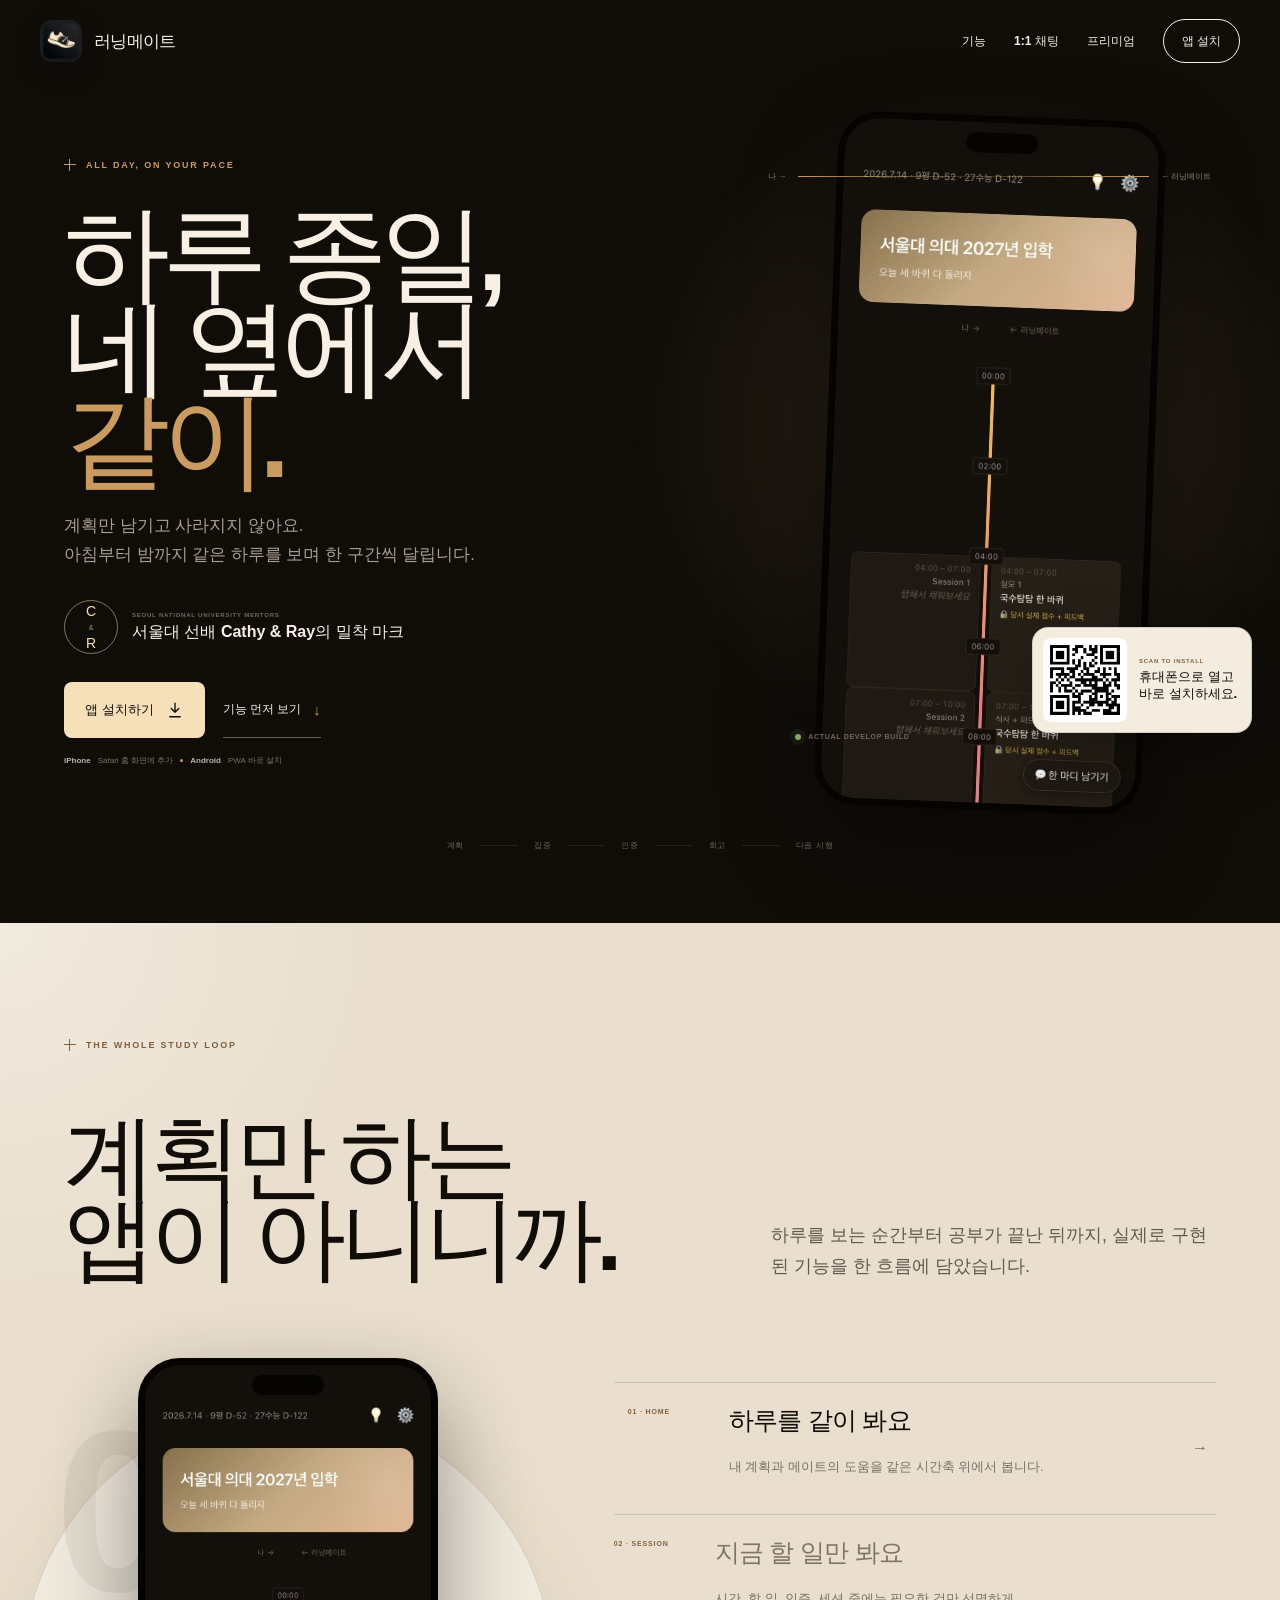
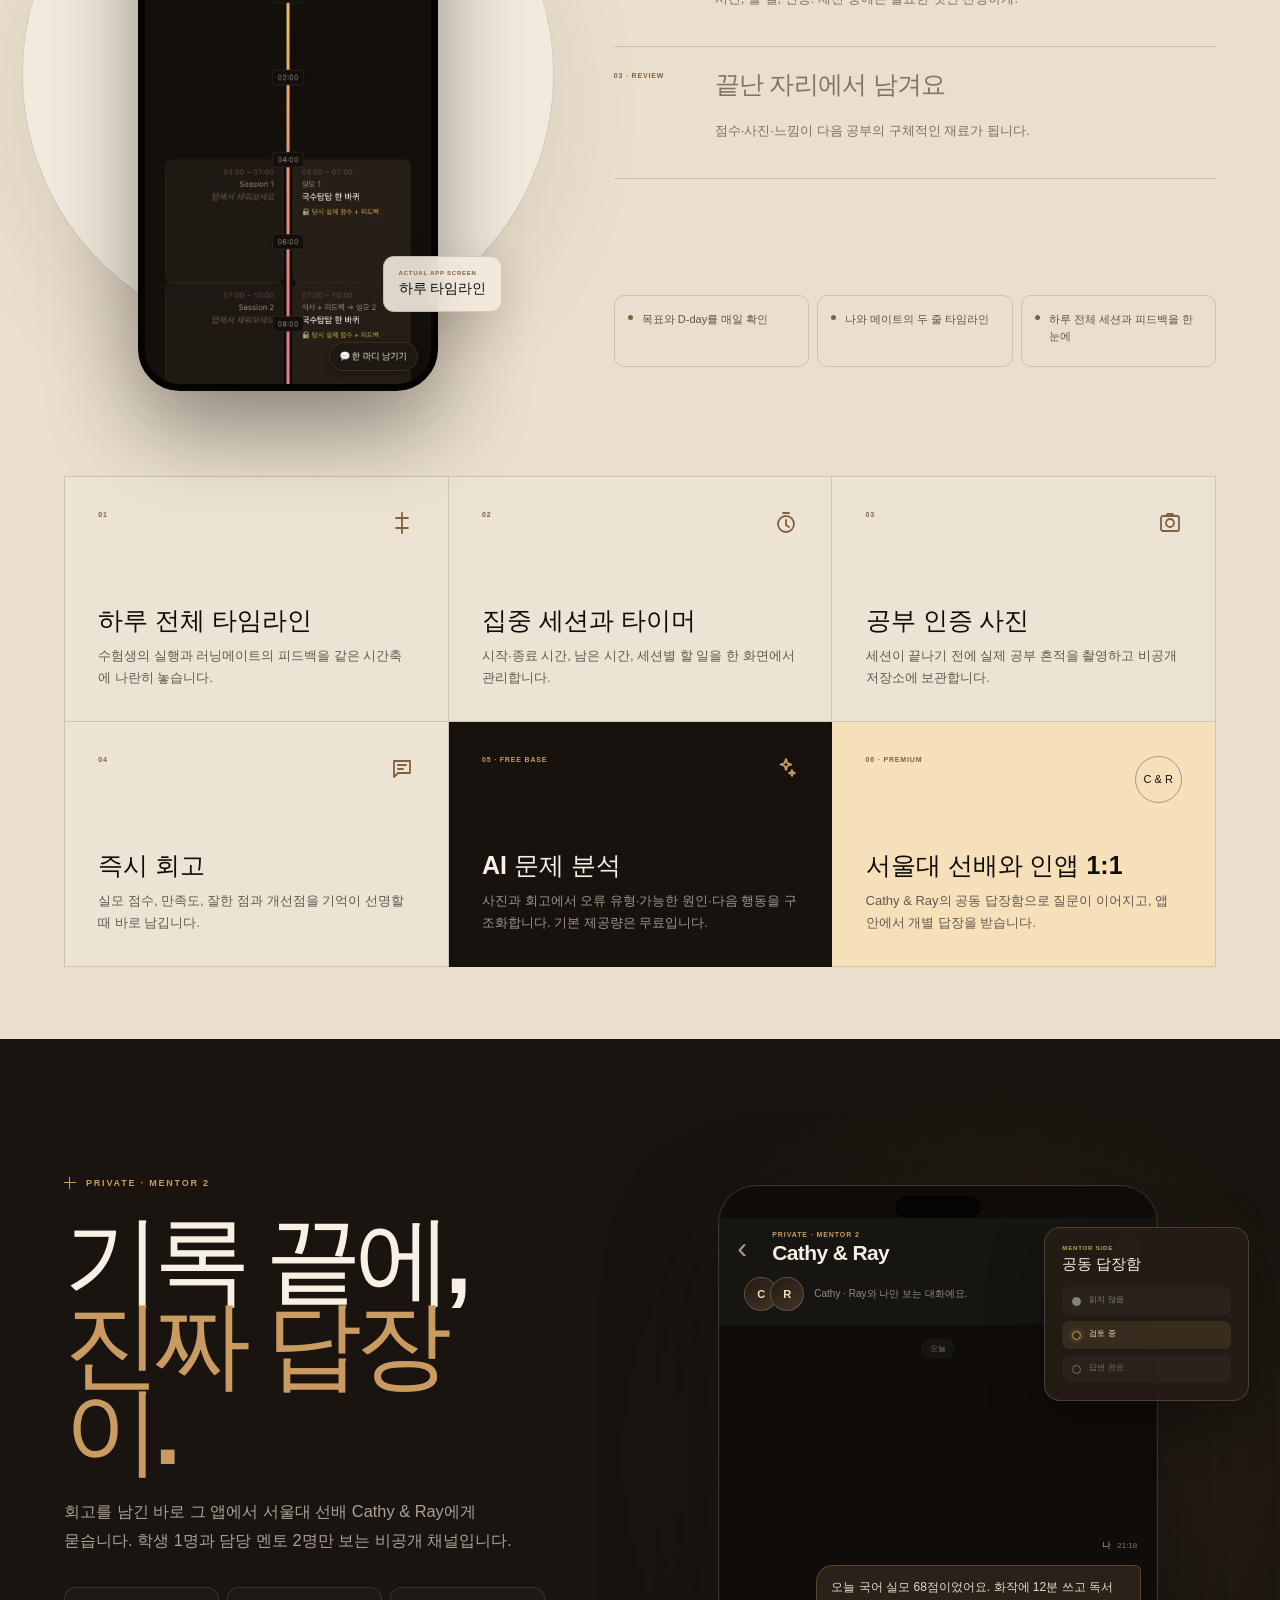
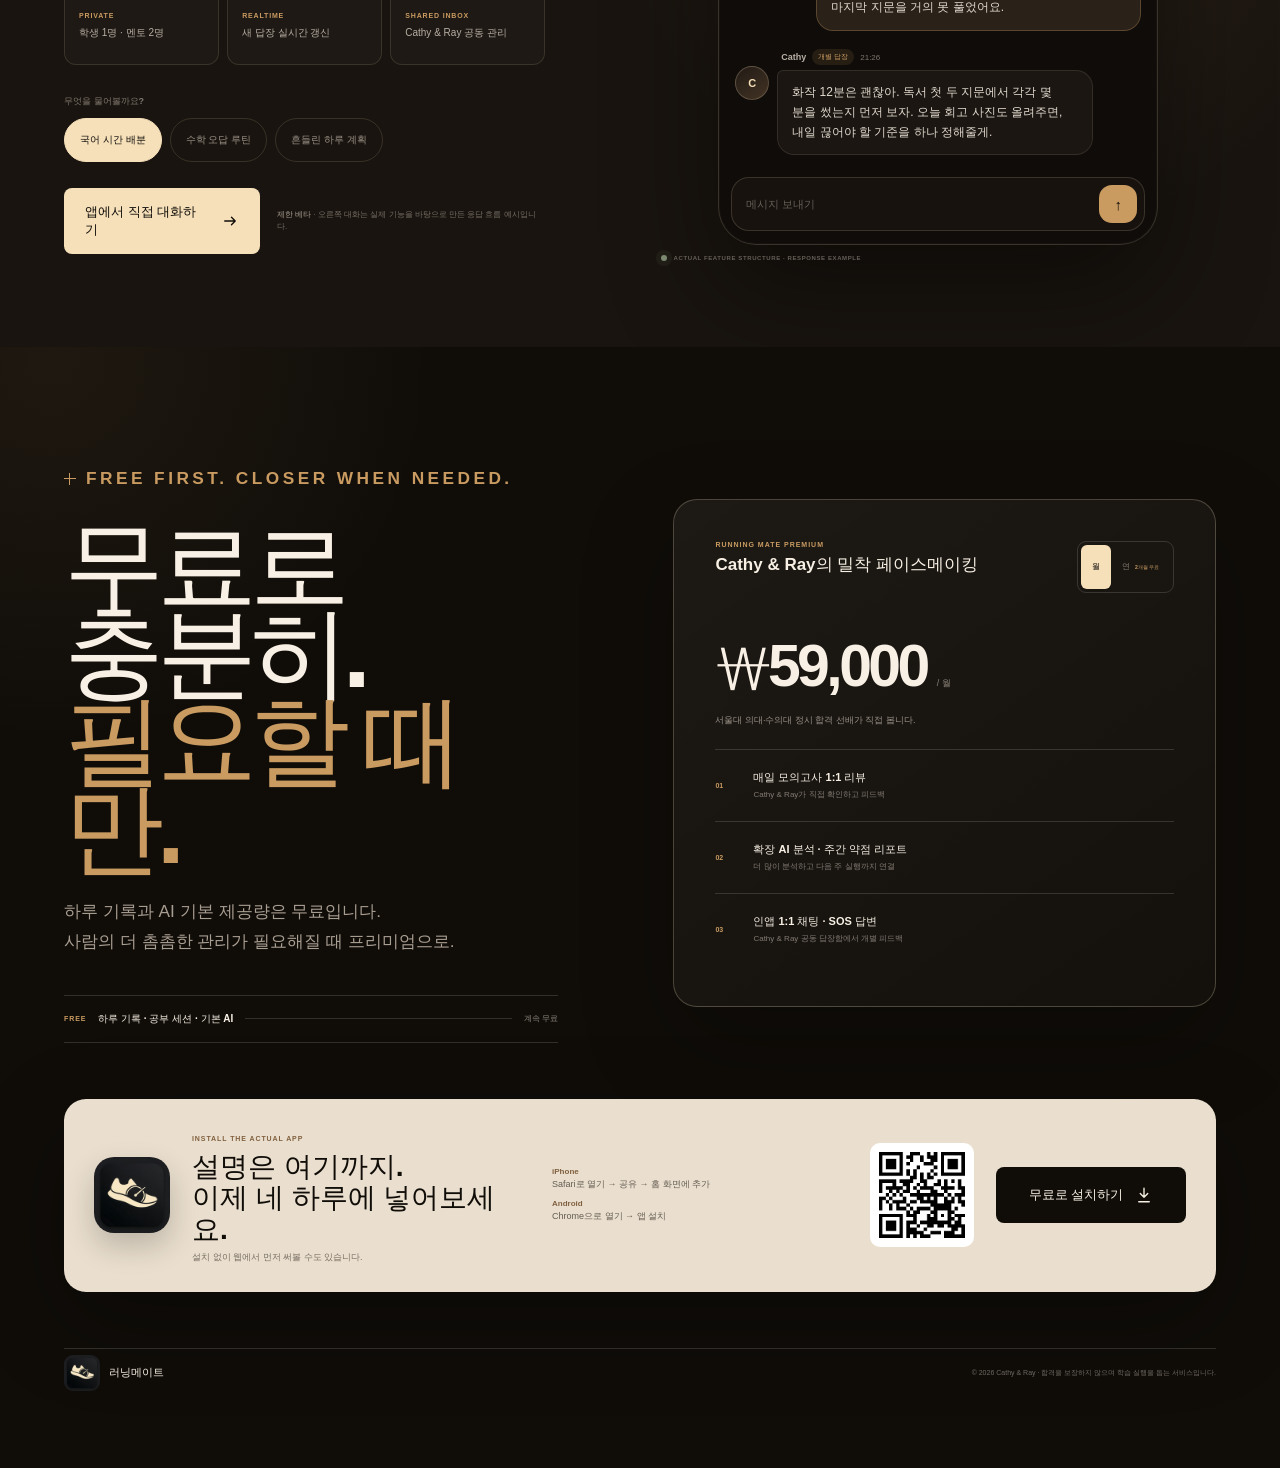
<file: index.html>
<!doctype html>
<html lang="ko">
  <head>
    <meta charset="UTF-8" />
    <meta name="viewport" content="width=device-width, initial-scale=1" />
    <meta name="theme-color" content="#100d09" />
    <meta name="description" content="아침 계획부터 밤 회고까지, 서울대 선배 Cathy & Ray와 하루 종일 함께 달리는 수험생 학습 페이스메이커." />
    <meta property="og:title" content="러닝메이트 — 하루 종일, 네 옆에서 같이" />
    <meta property="og:description" content="실제 앱을 둘러보고 바로 설치하세요. 하루 계획, 집중 세션, 인증, 회고, AI 분석, 선배 멘토링을 한 흐름으로." />
    <meta property="og:image" content="./assets/icon-192.png" />
    <title>러닝메이트 — 하루 종일, 네 옆에서 같이</title>
    <link rel="icon" href="./assets/icon-192.png" />
    <link rel="apple-touch-icon" href="./assets/icon-192.png" />
    <link rel="stylesheet" href="./styles.css?v=4" />
    <script src="./app.js?v=4" defer></script>
  </head>
  <body>
    <a class="skip-link" href="#main">본문으로 이동</a>

    <header class="header is-dark" data-header>
      <a class="brand" href="#home" aria-label="러닝메이트 처음으로">
        <img src="./assets/icon-192.png" width="44" height="44" alt="" />
        <span>러닝메이트</span>
      </a>
      <nav aria-label="주요 메뉴">
        <a href="#features">기능</a>
        <a href="#chat">1:1 채팅</a>
        <a href="#premium">프리미엄</a>
        <a class="nav-cta" href="https://grind-theta.vercel.app/" target="_blank" rel="noreferrer">앱 설치</a>
      </nav>
      <button class="menu-button" type="button" aria-label="메뉴 열기" aria-expanded="false" data-menu-button><i></i><i></i></button>
    </header>

    <main id="main">
      <section class="scene hero" id="home" data-theme="dark">
        <div class="hero-copy reveal">
          <p class="eyebrow bronze"><span></span> ALL DAY, ON YOUR PACE</p>
          <h1>하루 종일,<br />네 옆에서<br /><em>같이.</em></h1>
          <p class="hero-lead">계획만 남기고 사라지지 않아요.<br />아침부터 밤까지 같은 하루를 보며 한 구간씩 달립니다.</p>
          <div class="hero-mentor">
            <span class="mentor-mark">C <i>&amp;</i> R</span>
            <p><small>SEOUL NATIONAL UNIVERSITY MENTORS</small><b>서울대 선배 Cathy &amp; Ray의 밀착 마크</b></p>
          </div>
          <div class="actions">
            <a class="button button-install" href="https://grind-theta.vercel.app/" target="_blank" rel="noreferrer">앱 설치하기 <svg viewBox="0 0 24 24" aria-hidden="true"><path d="M12 3v12m-5-5 5 5 5-5M5 21h14" /></svg></a>
            <a class="text-link" href="#features">기능 먼저 보기 <span>↓</span></a>
          </div>
          <p class="install-support"><span>iPhone</span> Safari 홈 화면에 추가 <i></i> <span>Android</span> PWA 바로 설치</p>
        </div>

        <div class="hero-product reveal">
          <div class="product-kicker"><span>나 →</span><i></i><span>← 러닝메이트</span></div>
          <figure class="phone hero-phone">
            <img src="./assets/actual-home.jpg" width="390" height="844" alt="하루 전체를 나와 러닝메이트의 두 줄 타임라인으로 보여주는 실제 러닝메이트 홈 화면" />
          </figure>
          <aside class="qr-card">
            <img src="./assets/install-qr.png" width="104" height="104" alt="러닝메이트 앱 설치 주소 QR 코드" />
            <p><small>SCAN TO INSTALL</small><b>휴대폰으로 열고<br />바로 설치하세요.</b></p>
          </aside>
          <p class="build-note"><span></span> ACTUAL DEVELOP BUILD</p>
        </div>

        <p class="hero-foot">계획 <i></i> 집중 <i></i> 인증 <i></i> 회고 <i></i> 다음 시행</p>
      </section>

      <section class="scene features" id="features" data-theme="light">
        <div class="feature-heading reveal">
          <p class="eyebrow ink"><span></span> THE WHOLE STUDY LOOP</p>
          <h2>계획만 하는<br />앱이 아니니까.</h2>
          <p>하루를 보는 순간부터 공부가 끝난 뒤까지, 실제로 구현된 기능을 한 흐름에 담았습니다.</p>
        </div>

        <div class="tour reveal">
          <div class="tour-visual" aria-live="polite">
            <span class="screen-index" data-screen-index>01</span>
            <figure class="phone tour-phone">
              <img data-screen-image src="./assets/actual-home.jpg" width="390" height="844" alt="러닝메이트 실제 홈 타임라인 화면" />
            </figure>
            <p class="screen-state"><span>ACTUAL APP SCREEN</span><b data-screen-state>하루 타임라인</b></p>
          </div>

          <div class="screen-selector" role="tablist" aria-label="실제 앱 화면 선택">
            <button class="screen-tab active" type="button" role="tab" aria-selected="true" data-index="01" data-image="./assets/actual-home.jpg" data-state="하루 타임라인" data-alt="러닝메이트 실제 홈 타임라인 화면" data-points="목표와 D-day를 매일 확인|나와 메이트의 두 줄 타임라인|하루 전체 세션과 피드백을 한눈에">
              <span>01 · HOME</span><b>하루를 같이 봐요</b><p>내 계획과 메이트의 도움을 같은 시간축 위에서 봅니다.</p>
            </button>
            <button class="screen-tab" type="button" role="tab" aria-selected="false" data-index="02" data-image="./assets/actual-session.jpg" data-state="집중 세션" data-alt="할 일과 인증 사진, 한 줄 회고가 있는 실제 공부 세션 화면" data-points="시작·종료 시간과 남은 시간|세션 안의 구체적인 할 일|인증 사진과 한 줄 회고">
              <span>02 · SESSION</span><b>지금 할 일만 봐요</b><p>시간, 할 일, 인증. 세션 중에는 필요한 것만 선명하게.</p>
            </button>
            <button class="screen-tab" type="button" role="tab" aria-selected="false" data-index="03" data-image="./assets/actual-review.jpg" data-state="종료 회고" data-alt="실모 점수와 개선점, 피드백 사진을 남기는 실제 회고 화면" data-points="과목별 실모 점수 기록|만족도·잘한 점·개선점|문제 사진을 다음 분석으로 연결">
              <span>03 · REVIEW</span><b>끝난 자리에서 남겨요</b><p>점수·사진·느낌이 다음 공부의 구체적인 재료가 됩니다.</p>
            </button>
          </div>

          <ul class="screen-points" data-screen-points aria-label="선택한 화면의 주요 기능">
            <li>목표와 D-day를 매일 확인</li><li>나와 메이트의 두 줄 타임라인</li><li>하루 전체 세션과 피드백을 한눈에</li>
          </ul>
        </div>

        <div class="feature-grid reveal">
          <article><span>01</span><svg viewBox="0 0 24 24" aria-hidden="true"><path d="M12 2v20M6 7h12M6 17h12" /></svg><h3>하루 전체 타임라인</h3><p>수험생의 실행과 러닝메이트의 피드백을 같은 시간축에 나란히 놓습니다.</p></article>
          <article><span>02</span><svg viewBox="0 0 24 24" aria-hidden="true"><circle cx="12" cy="13" r="8"/><path d="M12 9v5l3 2M9 2h6" /></svg><h3>집중 세션과 타이머</h3><p>시작·종료 시간, 남은 시간, 세션별 할 일을 한 화면에서 관리합니다.</p></article>
          <article><span>03</span><svg viewBox="0 0 24 24" aria-hidden="true"><rect x="3" y="5" width="18" height="15" rx="2"/><path d="m8 5 1.5-2h5L16 5M8 12a4 4 0 1 0 8 0 4 4 0 0 0-8 0" /></svg><h3>공부 인증 사진</h3><p>세션이 끝나기 전에 실제 공부 흔적을 촬영하고 비공개 저장소에 보관합니다.</p></article>
          <article><span>04</span><svg viewBox="0 0 24 24" aria-hidden="true"><path d="M4 5h16v12H8l-4 4V5Z"/><path d="M8 9h8M8 13h5" /></svg><h3>즉시 회고</h3><p>실모 점수, 만족도, 잘한 점과 개선점을 기억이 선명할 때 바로 남깁니다.</p></article>
          <article class="ai-feature"><span>05 · FREE BASE</span><svg viewBox="0 0 24 24" aria-hidden="true"><path d="m12 3 1.4 4.1L17.5 8.5l-4.1 1.4L12 14l-1.4-4.1-4.1-1.4 4.1-1.4L12 3Z"/><path d="m18 14 .8 2.2L21 17l-2.2.8L18 20l-.8-2.2L15 17l2.2-.8L18 14Z" /></svg><h3>AI 문제 분석</h3><p>사진과 회고에서 오류 유형·가능한 원인·다음 행동을 구조화합니다. 기본 제공량은 무료입니다.</p></article>
          <article class="mentor-feature"><span>06 · PREMIUM</span><div class="mini-mark">C &amp; R</div><h3>서울대 선배와 인앱 1:1</h3><p>Cathy &amp; Ray의 공동 답장함으로 질문이 이어지고, 앱 안에서 개별 답장을 받습니다.</p></article>
        </div>
      </section>

      <section class="scene mentor-chat-story" id="chat" data-theme="dark">
        <div class="chat-story-copy reveal">
          <p class="eyebrow bronze"><span></span> PRIVATE · MENTOR 2</p>
          <h2>기록 끝에,<br /><em>진짜 답장이.</em></h2>
          <p class="chat-story-lead">회고를 남긴 바로 그 앱에서 서울대 선배 Cathy &amp; Ray에게 묻습니다. 학생 1명과 담당 멘토 2명만 보는 비공개 채널입니다.</p>

          <ul class="chat-facts" aria-label="1대1 멘토 채팅 기능">
            <li><b>PRIVATE</b><span>학생 1명 · 멘토 2명</span></li>
            <li><b>REALTIME</b><span>새 답장 실시간 갱신</span></li>
            <li><b>SHARED INBOX</b><span>Cathy &amp; Ray 공동 관리</span></li>
          </ul>

          <div class="chat-topic-picker">
            <p id="chat-topic-label">무엇을 물어볼까요?</p>
            <div role="group" aria-labelledby="chat-topic-label">
              <button class="active" type="button" data-chat-topic="korean" aria-pressed="true">국어 시간 배분</button>
              <button type="button" data-chat-topic="math" aria-pressed="false">수학 오답 루틴</button>
              <button type="button" data-chat-topic="plan" aria-pressed="false">흔들린 하루 계획</button>
            </div>
          </div>

          <div class="chat-story-action">
            <a class="button button-install" href="https://grind-theta.vercel.app/" target="_blank" rel="noreferrer">앱에서 직접 대화하기 <svg viewBox="0 0 24 24" aria-hidden="true"><path d="M5 12h14m-5-5 5 5-5 5" /></svg></a>
            <p><b>제한 베타</b> · 오른쪽 대화는 실제 기능을 바탕으로 만든 응답 흐름 예시입니다.</p>
          </div>
        </div>

        <div class="chat-product reveal">
          <aside class="mentor-workflow" aria-label="멘토 공동 답장함 처리 흐름">
            <p><span>MENTOR SIDE</span><b>공동 답장함</b></p>
            <ol>
              <li class="done">읽지 않음</li>
              <li class="active">검토 중</li>
              <li>답변 완료</li>
            </ol>
          </aside>

          <article class="chat-device" aria-label="Cathy와 Ray의 인앱 멘토 채팅 응답 예시">
            <header class="chat-device-header">
              <div class="chat-device-top">
                <span class="chat-back" aria-hidden="true">‹</span>
                <p><small>PRIVATE · MENTOR 2</small><b>Cathy &amp; Ray</b></p>
                <span class="unread-badge" aria-label="읽지 않은 메시지 1개">1</span>
              </div>
              <div class="chat-people">
                <div class="mentor-avatars" aria-hidden="true"><span>C</span><span>R</span></div>
                <p>Cathy · Ray와 나만 보는 대화예요.</p>
              </div>
            </header>

            <div class="chat-date"><span>오늘</span></div>
            <div class="chat-log" data-chat-log aria-live="polite" aria-atomic="true">
              <div class="chat-message mine">
                <div class="chat-message-meta"><b>나</b><span>21:18</span></div>
                <p>오늘 국어 실모 68점이었어요. 화작에 12분 쓰고 독서 마지막 지문을 거의 못 풀었어요.</p>
              </div>
              <div class="chat-message theirs">
                <div class="chat-avatar" aria-hidden="true">C</div>
                <div>
                  <div class="chat-message-meta"><b>Cathy</b><span class="direct-label">개별 답장</span><span>21:26</span></div>
                  <p>화작 12분은 괜찮아. 독서 첫 두 지문에서 각각 몇 분을 썼는지 먼저 보자. 오늘 회고 사진도 올려주면, 내일 끊어야 할 기준을 하나 정해줄게.</p>
                </div>
              </div>
            </div>

            <div class="chat-composer" aria-hidden="true">
              <span>메시지 보내기</span>
              <i>↑</i>
            </div>
          </article>

          <p class="chat-build-note"><span></span> ACTUAL FEATURE STRUCTURE · RESPONSE EXAMPLE</p>
        </div>
      </section>

      <section class="scene premium" id="premium" data-theme="dark">
        <div class="premium-copy reveal">
          <p class="eyebrow bronze"><span></span> FREE FIRST. CLOSER WHEN NEEDED.</p>
          <h2>무료로<br />충분히.<br /><em>필요할 때만.</em></h2>
          <p>하루 기록과 AI 기본 제공량은 무료입니다.<br />사람의 더 촘촘한 관리가 필요해질 때 프리미엄으로.</p>
          <div class="free-line"><span>FREE</span><b>하루 기록 · 공부 세션 · 기본 AI</b><i></i><em>계속 무료</em></div>
        </div>

        <div class="premium-offer reveal">
          <div class="offer-top">
            <p><small>RUNNING MATE PREMIUM</small><b>Cathy &amp; Ray의 밀착 페이스메이킹</b></p>
            <div class="billing" role="group" aria-label="결제 주기">
              <button class="active" type="button" data-billing="monthly">월</button>
              <button type="button" data-billing="annual">연 <span>2개월 무료</span></button>
            </div>
          </div>
          <div class="price"><strong data-price>₩59,000</strong><span data-period>/ 월</span></div>
          <p class="offer-origin">서울대 의대·수의대 정시 합격 선배가 직접 봅니다.</p>
          <ol>
            <li><span>01</span><p><b>매일 모의고사 1:1 리뷰</b><small>Cathy &amp; Ray가 직접 확인하고 피드백</small></p></li>
            <li><span>02</span><p><b>확장 AI 분석 · 주간 약점 리포트</b><small>더 많이 분석하고 다음 주 실행까지 연결</small></p></li>
            <li><span>03</span><p><b>인앱 1:1 채팅 · SOS 답변</b><small>Cathy &amp; Ray 공동 답장함에서 개별 피드백</small></p></li>
          </ol>
        </div>

        <aside class="install-panel reveal">
          <img class="install-icon" src="./assets/icon-192.png" width="84" height="84" alt="러닝메이트 앱 아이콘" />
          <div><small>INSTALL THE ACTUAL APP</small><h3>설명은 여기까지.<br />이제 네 하루에 넣어보세요.</h3><p>설치 없이 웹에서 먼저 써볼 수도 있습니다.</p></div>
          <div class="install-methods">
            <p><b>iPhone</b><span>Safari로 열기 → 공유 → 홈 화면에 추가</span></p>
            <p><b>Android</b><span>Chrome으로 열기 → 앱 설치</span></p>
          </div>
          <img class="panel-qr" src="./assets/install-qr.png" width="112" height="112" alt="러닝메이트 앱 설치 주소 QR 코드" />
          <a class="button button-install" href="https://grind-theta.vercel.app/" target="_blank" rel="noreferrer">무료로 설치하기 <svg viewBox="0 0 24 24"><path d="M12 3v12m-5-5 5 5 5-5M5 21h14" /></svg></a>
        </aside>

        <footer>
          <a href="#home"><img src="./assets/icon-192.png" width="36" height="36" alt="" /><b>러닝메이트</b></a>
          <p>© 2026 Cathy &amp; Ray · 합격을 보장하지 않으며 학습 실행을 돕는 서비스입니다.</p>
        </footer>
      </section>
    </main>

    <a class="mobile-install" href="https://grind-theta.vercel.app/" target="_blank" rel="noreferrer"><img src="./assets/icon-192.png" width="40" height="40" alt="" /><span><small>러닝메이트</small><b>무료로 설치하기</b></span><svg viewBox="0 0 24 24" aria-hidden="true"><path d="M12 3v12m-5-5 5 5 5-5M5 21h14" /></svg></a>
  </body>
</html>
</file>
<file: styles.css>
@font-face {
  font-family: "Isoondolum";
  src: url("./assets/isoondolum.ttf") format("truetype");
  font-display: swap;
  font-weight: 300 800;
}

:root {
  --ink: #100d09;
  --ink-2: #17120d;
  --sand: #eadfce;
  --sand-2: #f4ecdf;
  --cream: #f6e0ba;
  --bronze: #c99b61;
  --bronze-dark: #80603f;
  --ivory: #f8f0e4;
  --muted-dark: #a89d91;
  --line-dark: rgba(22, 17, 11, 0.14);
  --line-light: rgba(255, 246, 233, 0.14);
  --display: "Isoondolum", "Apple SD Gothic Neo", sans-serif;
  --body: Inter, Pretendard, "Apple SD Gothic Neo", "Noto Sans KR", sans-serif;
  --ease: cubic-bezier(0.16, 1, 0.3, 1);
}

* { box-sizing: border-box; }
html { min-width: 320px; scroll-behavior: smooth; background: var(--ink); }
body { margin: 0; min-width: 320px; overflow-x: hidden; color: var(--ink); background: var(--ink); font-family: var(--body); text-rendering: optimizeLegibility; font-synthesis: none; }
body.menu-open { overflow: hidden; }
button, a { color: inherit; font: inherit; -webkit-tap-highlight-color: transparent; touch-action: manipulation; }
button { cursor: pointer; }
a { text-decoration: none; }
img { max-width: 100%; }
svg { fill: none; stroke: currentColor; stroke-width: 1.8; stroke-linecap: round; stroke-linejoin: round; }
::selection { color: var(--ink); background: var(--bronze); }
:focus-visible { outline: 3px solid #f3ba6f; outline-offset: 4px; }

.skip-link { position: fixed; z-index: 1000; top: -70px; left: 20px; padding: 12px 16px; border-radius: 8px; color: white; background: var(--ink); font-weight: 800; transition: top 0.2s; }
.skip-link:focus { top: 16px; }

.header { position: fixed; z-index: 100; top: 0; left: 50%; width: min(calc(100% - 80px), 1400px); height: 82px; display: flex; align-items: center; justify-content: space-between; transform: translateX(-50%); color: var(--ink); transition: color 0.25s, background 0.25s; }
.header.is-dark { color: var(--ivory); }
.brand { min-height: 52px; display: inline-flex; align-items: center; gap: 12px; font-size: 17px; font-weight: 850; letter-spacing: -0.04em; }
.brand img { width: 42px; height: 42px; border-radius: 12px; box-shadow: 0 8px 26px rgba(0, 0, 0, 0.24); }
.header nav { display: flex; align-items: center; gap: 28px; font-size: 12px; font-weight: 800; }
.header nav a { min-height: 44px; display: inline-flex; align-items: center; }
.nav-cta { padding: 10px 18px; border: 1px solid currentColor; border-radius: 999px; }
.menu-button { display: none; width: 44px; height: 44px; border: 0; background: transparent; }
.menu-button i { display: block; width: 21px; height: 1.5px; margin: 6px auto; background: currentColor; transition: transform 0.2s; }

.scene { position: relative; overflow: hidden; padding: clamp(116px, 12vh, 144px) max(5vw, 40px) clamp(64px, 8vh, 90px); }
.eyebrow { margin: 0; display: flex; align-items: center; gap: 10px; font-size: 9px; font-weight: 900; letter-spacing: 0.2em; }
.eyebrow > span { position: relative; width: 12px; height: 12px; }
.eyebrow > span::before, .eyebrow > span::after { content: ""; position: absolute; background: currentColor; }
.eyebrow > span::before { top: 5px; width: 12px; height: 1px; }
.eyebrow > span::after { left: 5px; width: 1px; height: 12px; }
.eyebrow.bronze { color: var(--bronze); }
.eyebrow.ink { color: var(--bronze-dark); }
.reveal { opacity: 0; transform: translateY(22px); transition: opacity 0.55s var(--ease), transform 0.55s var(--ease); }
.reveal.is-visible { opacity: 1; transform: none; }

.button { min-height: 56px; padding: 14px 20px; display: inline-flex; align-items: center; justify-content: center; gap: 12px; border: 1px solid transparent; border-radius: 8px; font-size: 13px; font-weight: 900; transition: transform 0.18s, background 0.2s; }
.button:active { transform: scale(0.97); }
.button svg { width: 18px; }
.button-install { color: var(--ink); background: var(--cream); }
.button-install:hover { background: #ffebc7; }
.text-link { min-height: 56px; display: inline-flex; align-items: center; gap: 12px; border-bottom: 1px solid rgba(255, 246, 233, 0.36); color: var(--ivory); font-size: 12px; font-weight: 800; }
.text-link span { color: var(--bronze); font-size: 15px; }

.phone { position: relative; margin: 0; overflow: hidden; border: 7px solid #050403; border-radius: 42px; background: #090704; box-shadow: 0 38px 90px rgba(0, 0, 0, 0.4), inset 0 0 0 1px rgba(255, 255, 255, 0.11); }
.phone::before { content: ""; position: absolute; z-index: 3; top: 10px; left: 50%; width: 72px; height: 20px; transform: translateX(-50%); border-radius: 999px; background: #050403; }
.phone img { width: 100%; height: auto; display: block; }

.hero { min-height: 100svh; display: grid; grid-template-columns: minmax(0, 0.93fr) minmax(400px, 0.72fr); grid-template-rows: 1fr auto; align-items: center; gap: 30px clamp(70px, 9vw, 150px); color: var(--ivory); background: var(--ink); }
.hero::before { content: ""; position: absolute; width: 760px; height: 760px; right: -80px; top: 5%; border-radius: 50%; background: radial-gradient(circle, rgba(201, 155, 97, 0.17), transparent 65%); filter: blur(4px); }
.hero-copy { position: relative; z-index: 3; }
.hero-copy h1 { margin: clamp(26px, 4vh, 44px) 0 23px; font-family: var(--display); font-size: clamp(80px, 8.3vw, 124px); font-weight: 680; line-height: 0.88; letter-spacing: -0.075em; }
.hero-copy h1 em { color: var(--bronze); font-style: normal; }
.hero-lead { margin: 0; color: var(--muted-dark); font-size: clamp(16px, 1.3vw, 19px); line-height: 1.78; }
.hero-mentor { margin-top: 30px; display: flex; align-items: center; gap: 14px; }
.mentor-mark { width: 54px; height: 54px; display: grid; place-items: center; border: 1px solid rgba(246, 224, 186, 0.48); border-radius: 50%; color: var(--cream); font-family: var(--display); font-size: 14px; }
.mentor-mark i { margin: 0 1px; font-size: 7px; font-style: normal; opacity: 0.6; }
.hero-mentor p { margin: 0; display: flex; flex-direction: column; }
.hero-mentor small { color: #746a60; font-size: 6px; font-weight: 900; letter-spacing: 0.13em; }
.hero-mentor b { margin-top: 4px; font-family: var(--display); font-size: 16px; font-weight: 600; }
.actions { margin-top: 28px; display: flex; align-items: center; gap: 18px; }
.install-support { margin: 17px 0 0; display: flex; align-items: center; gap: 7px; color: #777066; font-size: 8px; }
.install-support span { color: #bdb3a7; font-weight: 850; }
.install-support i { width: 3px; height: 3px; border-radius: 50%; background: var(--bronze); }
.hero-product { position: relative; z-index: 3; min-height: min(740px, 76vh); display: grid; place-items: center; }
.product-kicker { position: absolute; z-index: 4; top: 8%; left: 1%; right: 1%; display: grid; grid-template-columns: auto 1fr auto; align-items: center; gap: 12px; color: #8d8378; font-size: 8px; font-weight: 800; }
.product-kicker i { height: 1px; background: linear-gradient(90deg, var(--bronze), rgba(201, 155, 97, 0.15), var(--bronze)); }
.hero-phone { width: min(328px, 28vw); transform: rotate(2.2deg); }
.qr-card { position: absolute; z-index: 5; right: -8%; bottom: 11%; padding: 10px 14px 10px 10px; display: flex; align-items: center; gap: 12px; border: 1px solid var(--line-dark); border-radius: 16px; color: var(--ink); background: var(--sand-2); box-shadow: 0 22px 60px rgba(0, 0, 0, 0.28); }
.qr-card img { width: 84px; height: 84px; padding: 4px; border-radius: 8px; background: white; }
.qr-card p { margin: 0; display: flex; flex-direction: column; }
.qr-card small { color: var(--bronze-dark); font-size: 6px; font-weight: 900; letter-spacing: 0.13em; }
.qr-card b { margin-top: 4px; font-family: var(--display); font-size: 13px; font-weight: 650; line-height: 1.35; }
.build-note { position: absolute; left: 7%; bottom: 10%; margin: 0; display: flex; align-items: center; gap: 7px; color: #70685f; font-size: 7px; font-weight: 850; letter-spacing: 0.1em; }
.build-note span { width: 6px; height: 6px; border-radius: 50%; background: #86a56d; box-shadow: 0 0 0 5px rgba(134, 165, 109, 0.08); }
.hero-foot { position: relative; z-index: 3; grid-column: 1 / -1; margin: 0; display: flex; align-items: center; justify-content: center; gap: 16px; color: #6c645b; font-size: 8px; font-weight: 800; letter-spacing: 0.08em; }
.hero-foot i { width: 38px; height: 1px; background: rgba(255, 255, 255, 0.09); }

.features { min-height: 100svh; color: var(--ink); background: var(--sand); }
.features::before { content: ""; position: absolute; width: 780px; height: 780px; left: -390px; top: -390px; border-radius: 50%; background: radial-gradient(circle, rgba(255, 255, 255, 0.34), transparent 68%); }
.feature-heading { position: relative; z-index: 2; display: grid; grid-template-columns: minmax(420px, 0.9fr) minmax(320px, 0.6fr); align-items: end; gap: 40px; }
.feature-heading .eyebrow { grid-column: 1 / -1; }
.feature-heading h2 { margin: 25px 0 0; font-family: var(--display); font-size: clamp(66px, 7.2vw, 108px); font-weight: 680; line-height: 0.9; letter-spacing: -0.07em; }
.feature-heading > p:last-child { max-width: 480px; margin: 0; color: #63594f; font-size: clamp(16px, 1.4vw, 20px); line-height: 1.7; }
.tour { position: relative; z-index: 2; max-width: 1320px; margin: clamp(54px, 7vh, 78px) auto 0; display: grid; grid-template-columns: minmax(350px, 0.78fr) minmax(470px, 1.05fr); grid-template-rows: auto auto; align-items: center; gap: 22px clamp(70px, 8vw, 130px); }
.tour-visual { position: relative; min-height: 660px; display: grid; place-items: center; grid-row: 1 / 3; }
.tour-visual::before { content: ""; position: absolute; width: 530px; height: 530px; border-radius: 50%; background: rgba(255, 255, 255, 0.32); box-shadow: 0 0 0 1px rgba(16, 13, 9, 0.06), 0 35px 100px rgba(79, 57, 32, 0.1); }
.screen-index { position: absolute; z-index: 0; left: -2%; top: 8%; color: rgba(16, 13, 9, 0.055); font-family: var(--display); font-size: 230px; font-weight: 800; line-height: 1; }
.tour-phone { z-index: 2; width: 300px; transition: opacity 0.18s, transform 0.22s var(--ease); }
.tour-phone.is-changing { opacity: 0.25; transform: translateY(8px) scale(0.985); }
.screen-state { position: absolute; z-index: 3; right: 2%; bottom: 14%; margin: 0; padding: 13px 15px; display: flex; flex-direction: column; border: 1px solid var(--line-dark); border-radius: 11px; background: rgba(244, 236, 223, 0.9); backdrop-filter: blur(12px); box-shadow: 0 16px 44px rgba(47, 33, 20, 0.12); }
.screen-state span { color: var(--bronze-dark); font-size: 6px; font-weight: 900; letter-spacing: 0.13em; }
.screen-state b { margin-top: 4px; font-family: var(--display); font-size: 14px; font-weight: 650; }
.screen-selector { border-top: 1px solid var(--line-dark); }
.screen-tab { position: relative; width: 100%; min-height: 132px; padding: 21px 44px 21px 0; display: grid; grid-template-columns: 85px 1fr; grid-template-rows: auto auto; column-gap: 16px; border: 0; border-bottom: 1px solid var(--line-dark); color: #817568; text-align: left; background: transparent; transition: color 0.2s, padding-left 0.2s var(--ease); }
.screen-tab::after { content: "→"; position: absolute; top: 50%; right: 4px; transform: translateY(-50%); color: var(--bronze-dark); opacity: 0; transition: opacity 0.2s, right 0.2s; }
.screen-tab > span { grid-row: 1 / 3; padding-top: 4px; color: var(--bronze-dark); font-size: 7px; font-weight: 900; letter-spacing: 0.12em; }
.screen-tab b { color: inherit; font-family: var(--display); font-size: 25px; font-weight: 650; letter-spacing: -0.03em; }
.screen-tab p { margin: 5px 0 0; color: #7a7066; font-size: 13px; line-height: 1.6; }
.screen-tab.active { padding-left: 14px; color: var(--ink); }
.screen-tab.active::after { right: 8px; opacity: 1; }
.screen-points { margin: 0; padding: 20px 0 0; display: grid; grid-template-columns: repeat(3, 1fr); gap: 8px; list-style: none; }
.screen-points li { position: relative; min-height: 72px; padding: 15px 12px 12px 27px; border: 1px solid var(--line-dark); border-radius: 10px; color: #5e544a; font-size: 11px; line-height: 1.5; }
.screen-points li::before { content: ""; position: absolute; top: 19px; left: 13px; width: 5px; height: 5px; border-radius: 50%; background: var(--bronze-dark); }
.feature-grid { position: relative; z-index: 2; max-width: 1400px; margin: 72px auto 0; display: grid; grid-template-columns: repeat(3, 1fr); border-top: 1px solid var(--line-dark); border-left: 1px solid var(--line-dark); }
.feature-grid article { min-height: 245px; padding: clamp(24px, 2.6vw, 38px); display: grid; grid-template-columns: 1fr auto; grid-template-rows: auto 1fr auto; border-right: 1px solid var(--line-dark); border-bottom: 1px solid var(--line-dark); background: rgba(255, 255, 255, 0.12); }
.feature-grid article > span { color: var(--bronze-dark); font-size: 7px; font-weight: 900; letter-spacing: 0.12em; }
.feature-grid article > svg { width: 24px; color: var(--bronze-dark); }
.feature-grid h3 { grid-column: 1 / -1; align-self: end; margin: 30px 0 8px; font-family: var(--display); font-size: 25px; font-weight: 650; word-break: keep-all; }
.feature-grid p { grid-column: 1 / -1; max-width: 360px; margin: 0; color: #62584e; font-size: 13px; line-height: 1.65; }
.feature-grid .ai-feature { color: var(--ivory); background: var(--ink-2); }
.feature-grid .ai-feature p { color: #9e958a; }
.feature-grid .ai-feature svg, .feature-grid .ai-feature > span { color: var(--bronze); }
.feature-grid .mentor-feature { color: var(--ink); background: var(--cream); }
.mini-mark { width: 47px; height: 47px; display: grid; place-items: center; border: 1px solid rgba(16, 13, 9, 0.35); border-radius: 50%; font-family: var(--display); font-size: 11px; }

.mentor-chat-story { min-height: 100svh; display: grid; grid-template-columns: minmax(420px, 0.78fr) minmax(530px, 0.9fr); align-items: center; gap: clamp(70px, 9vw, 150px); color: var(--ivory); background: #19140f; }
.mentor-chat-story::before { content: ""; position: absolute; inset: 0; pointer-events: none; background: radial-gradient(circle at 78% 46%, rgba(201, 155, 97, 0.11), transparent 35%); }
.chat-story-copy, .chat-product { position: relative; z-index: 2; }
.chat-story-copy h2 { margin: 28px 0 23px; font-family: var(--display); font-size: clamp(72px, 7.6vw, 112px); font-weight: 680; line-height: 0.88; letter-spacing: -0.07em; }
.chat-story-copy h2 em { color: var(--bronze); font-style: normal; }
.chat-story-lead { max-width: 610px; margin: 0; color: #aaa096; font-size: clamp(16px, 1.28vw, 19px); line-height: 1.78; word-break: keep-all; }
.chat-facts { max-width: 650px; margin: 32px 0 0; padding: 0; display: grid; grid-template-columns: repeat(3, 1fr); gap: 8px; list-style: none; }
.chat-facts li { min-height: 78px; padding: 14px; display: flex; flex-direction: column; justify-content: center; border: 1px solid rgba(246, 224, 186, 0.13); border-radius: 12px; background: rgba(255, 255, 255, 0.025); }
.chat-facts b { color: var(--bronze); font-size: 7px; letter-spacing: 0.12em; }
.chat-facts span { margin-top: 7px; color: #b8afa5; font-size: 10px; line-height: 1.45; }
.chat-topic-picker { margin-top: 30px; }
.chat-topic-picker > p { margin: 0 0 10px; color: #81786e; font-size: 9px; font-weight: 750; }
.chat-topic-picker > div { display: flex; flex-wrap: wrap; gap: 8px; }
.chat-topic-picker button { min-height: 44px; padding: 10px 15px; border: 1px solid rgba(246, 224, 186, 0.14); border-radius: 999px; color: #9b9288; background: transparent; font-size: 10px; font-weight: 750; transition: color 0.2s, border-color 0.2s, background 0.2s, transform 0.18s; }
.chat-topic-picker button:hover { color: var(--ivory); border-color: rgba(246, 224, 186, 0.32); }
.chat-topic-picker button:active { transform: scale(0.97); }
.chat-topic-picker button.active { color: var(--ink); border-color: var(--cream); background: var(--cream); }
.chat-story-action { margin-top: 26px; display: flex; align-items: center; gap: 17px; }
.chat-story-action > p { max-width: 270px; margin: 0; color: #766e65; font-size: 8px; line-height: 1.55; }
.chat-story-action > p b { color: #a69c91; }

.chat-product { min-height: 720px; display: grid; place-items: center; }
.chat-device { position: relative; width: min(440px, 100%); height: 660px; overflow: hidden; display: flex; flex-direction: column; border: 1px solid rgba(246, 224, 186, 0.18); border-radius: 38px; color: #f7efe3; background: #0f0c09; box-shadow: 0 45px 110px rgba(0, 0, 0, 0.44), inset 0 0 0 1px rgba(255, 255, 255, 0.025); }
.chat-device::before { content: ""; flex: 0 0 auto; align-self: center; width: 86px; height: 22px; margin-top: 10px; border-radius: 999px; background: #050403; }
.chat-device-header { position: static; width: auto; height: auto; padding: 13px 18px 14px; display: block; transform: none; border: 0; color: inherit; background: rgba(255, 255, 255, 0.035); }
.chat-device-top { display: grid; grid-template-columns: 28px 1fr 24px; align-items: center; gap: 7px; }
.chat-back { color: #a39a90; font-size: 30px; font-weight: 250; line-height: 1; }
.chat-device-top p { margin: 0; display: flex; flex-direction: column; }
.chat-device-top small { color: var(--bronze); font-size: 7px; font-weight: 850; letter-spacing: 0.13em; }
.chat-device-top b { margin-top: 3px; font-family: var(--display); font-size: 21px; font-weight: 650; letter-spacing: -0.03em; }
.unread-badge { width: 22px; height: 22px; display: grid; place-items: center; border-radius: 50%; color: white; background: #b74c45; font-size: 9px; font-weight: 800; }
.chat-people { margin-top: 12px; display: flex; align-items: center; gap: 10px; }
.mentor-avatars { display: flex; padding-left: 7px; }
.mentor-avatars span, .chat-avatar { display: grid; place-items: center; border: 1px solid rgba(246, 224, 186, 0.22); border-radius: 50%; color: var(--cream); background: linear-gradient(145deg, #211b15, #433324); font-size: 11px; font-weight: 800; }
.mentor-avatars span { width: 34px; height: 34px; }
.mentor-avatars span + span { margin-left: -8px; }
.chat-people p { margin: 0; color: #938a80; font-size: 10px; }
.chat-date { height: 46px; display: grid; place-items: center; }
.chat-date span { padding: 5px 9px; border-radius: 999px; color: #746c63; background: rgba(255, 255, 255, 0.035); font-size: 8px; }
.chat-log { flex: 1; min-height: 0; padding: 4px 16px 22px; display: flex; flex-direction: column; justify-content: flex-end; gap: 18px; }
.chat-message { display: flex; align-items: flex-start; gap: 8px; animation: chatMessageIn 0.34s var(--ease) both; }
.chat-message.mine { max-width: 80%; margin-left: auto; flex-direction: column; align-items: flex-end; }
.chat-message.theirs { max-width: 88%; }
.chat-avatar { flex: 0 0 auto; width: 34px; height: 34px; margin-top: 17px; }
.chat-message.theirs > div:last-child { min-width: 0; }
.chat-message-meta { margin: 0 4px 5px; display: flex; align-items: center; gap: 6px; color: #7e756c; font-size: 8px; }
.chat-message-meta b { color: #b8afa5; font-size: 9px; }
.direct-label { padding: 3px 6px; border-radius: 999px; color: var(--bronze); background: rgba(201, 155, 97, 0.12); font-size: 7px; }
.chat-message > p, .chat-message.theirs > div:last-child > p { margin: 0; padding: 12px 14px; border: 1px solid rgba(246, 224, 186, 0.11); border-radius: 6px 17px 17px 17px; color: #e1d9ce; background: #1b1612; font-size: 12px; line-height: 1.65; word-break: keep-all; overflow-wrap: anywhere; }
.chat-message.mine > p { border-color: rgba(201, 155, 97, 0.31); border-radius: 17px 6px 17px 17px; background: #2a2118; }
.chat-typing { min-width: 64px; height: 44px; padding: 0 14px; display: flex; align-items: center; gap: 5px; border: 1px solid rgba(246, 224, 186, 0.11); border-radius: 6px 17px 17px 17px; background: #1b1612; }
.chat-typing i { width: 5px; height: 5px; border-radius: 50%; background: #9b9187; animation: chatTyping 0.9s ease-in-out infinite; }
.chat-typing i:nth-child(2) { animation-delay: 0.12s; }
.chat-typing i:nth-child(3) { animation-delay: 0.24s; }
.chat-composer { flex: 0 0 auto; margin: 0 12px 13px; padding: 7px 7px 7px 14px; min-height: 54px; display: flex; align-items: center; gap: 10px; border: 1px solid rgba(246, 224, 186, 0.16); border-radius: 18px; color: #655e56; background: #17120e; font-size: 11px; }
.chat-composer span { flex: 1; }
.chat-composer i { width: 38px; height: 38px; display: grid; place-items: center; border-radius: 13px; color: var(--ink); background: var(--bronze); font-size: 15px; font-style: normal; }
.mentor-workflow { position: absolute; z-index: 4; top: 10%; right: -6%; width: 205px; padding: 17px; border: 1px solid rgba(246, 224, 186, 0.18); border-radius: 16px; color: var(--ivory); background: rgba(36, 29, 22, 0.94); box-shadow: 0 20px 55px rgba(0, 0, 0, 0.32); backdrop-filter: blur(14px); }
.mentor-workflow > p { margin: 0; display: flex; flex-direction: column; }
.mentor-workflow > p span { color: var(--bronze); font-size: 6px; font-weight: 900; letter-spacing: 0.14em; }
.mentor-workflow > p b { margin-top: 4px; font-family: var(--display); font-size: 15px; font-weight: 650; }
.mentor-workflow ol { margin: 13px 0 0; padding: 0; display: flex; flex-direction: column; gap: 6px; list-style: none; }
.mentor-workflow li { position: relative; min-height: 28px; padding: 7px 9px 7px 27px; border-radius: 7px; color: #746c63; background: rgba(255, 255, 255, 0.03); font-size: 8px; }
.mentor-workflow li::before { content: ""; position: absolute; top: 10px; left: 10px; width: 7px; height: 7px; border: 1px solid currentColor; border-radius: 50%; }
.mentor-workflow li.done { color: #7c8870; }
.mentor-workflow li.done::before { border-color: #7c8870; background: #7c8870; }
.mentor-workflow li.active { color: var(--cream); background: rgba(201, 155, 97, 0.12); }
.mentor-workflow li.active::before { border-color: var(--bronze); box-shadow: 0 0 0 3px rgba(201, 155, 97, 0.11); }
.chat-build-note { position: absolute; left: 0; bottom: 2%; margin: 0; display: flex; align-items: center; gap: 7px; color: #665f58; font-size: 6px; font-weight: 850; letter-spacing: 0.1em; }
.chat-build-note span { width: 6px; height: 6px; border-radius: 50%; background: #7c8870; box-shadow: 0 0 0 5px rgba(124, 136, 112, 0.08); }
@keyframes chatTyping { 0%, 60%, 100% { transform: translateY(0); opacity: 0.45; } 30% { transform: translateY(-3px); opacity: 1; } }
@keyframes chatMessageIn { from { opacity: 0; transform: translateY(8px); } to { opacity: 1; transform: none; } }

.premium { min-height: 100svh; display: grid; grid-template-columns: minmax(400px, 0.82fr) minmax(520px, 0.9fr); grid-template-rows: 1fr auto auto; align-items: center; gap: 56px clamp(70px, 9vw, 150px); color: var(--ivory); background: var(--ink); }
.premium::before { content: ""; position: absolute; width: 62vw; height: 62vw; left: -27vw; top: -30vw; border-radius: 50%; background: radial-gradient(circle, rgba(201, 155, 97, 0.08), transparent 68%); }
.premium-copy, .premium-offer { position: relative; z-index: 2; }
.premium-copy h2 { margin: 28px 0 23px; font-family: var(--display); font-size: clamp(72px, 7.8vw, 116px); font-weight: 680; line-height: 0.88; letter-spacing: -0.07em; }
.premium-copy h2 em { color: var(--bronze); font-style: normal; }
.premium-copy > p { margin: 0; color: var(--muted-dark); font-size: clamp(16px, 1.35vw, 20px); line-height: 1.75; }
.free-line { margin-top: 38px; padding: 16px 0; display: grid; grid-template-columns: auto auto 1fr auto; align-items: center; gap: 12px; border-top: 1px solid var(--line-light); border-bottom: 1px solid var(--line-light); }
.free-line span { color: var(--bronze); font-size: 7px; font-weight: 900; letter-spacing: 0.13em; }
.free-line b { font-size: 10px; }
.free-line i { height: 1px; background: var(--line-light); }
.free-line em { color: #8e877d; font-size: 8px; font-style: normal; }
.premium-offer { padding: clamp(28px, 3.2vw, 46px); border: 1px solid rgba(246, 224, 186, 0.24); border-radius: 24px; background: linear-gradient(145deg, rgba(255, 255, 255, 0.055), rgba(255, 255, 255, 0.018)); box-shadow: 0 34px 90px rgba(0, 0, 0, 0.26); }
.offer-top { display: flex; justify-content: space-between; align-items: flex-start; gap: 20px; }
.offer-top > p { margin: 0; display: flex; flex-direction: column; }
.offer-top small { color: var(--bronze); font-size: 7px; font-weight: 900; letter-spacing: 0.14em; }
.offer-top b { margin-top: 5px; font-family: var(--display); font-size: 17px; font-weight: 650; }
.billing { padding: 3px; display: flex; border: 1px solid var(--line-light); border-radius: 9px; }
.billing button { min-height: 44px; padding: 7px 11px; border: 0; border-radius: 6px; color: #837a70; background: transparent; font-size: 8px; font-weight: 850; }
.billing button.active { color: var(--ink); background: var(--cream); }
.billing button span { margin-left: 3px; color: var(--bronze); font-size: 5px; }
.price { margin: 34px 0 8px; display: flex; align-items: baseline; gap: 10px; }
.price strong { font-size: clamp(44px, 4.6vw, 66px); font-variant-numeric: tabular-nums; letter-spacing: -0.06em; }
.price span { color: #8b8379; font-size: 9px; }
.offer-origin { margin: 0 0 22px; color: #9b9288; font-size: 9px; }
.premium-offer ol { margin: 0; padding: 0; list-style: none; }
.premium-offer li { min-height: 72px; padding: 13px 0; display: grid; grid-template-columns: 38px 1fr; align-items: center; border-top: 1px solid var(--line-light); }
.premium-offer li > span { color: var(--bronze); font-size: 7px; font-weight: 900; }
.premium-offer li p { margin: 0; display: flex; flex-direction: column; }
.premium-offer li b { font-size: 11px; }
.premium-offer li small { margin-top: 4px; color: #827a71; font-size: 8px; }
.install-panel { position: relative; z-index: 2; grid-column: 1 / -1; padding: 28px 30px; display: grid; grid-template-columns: auto minmax(280px, 0.8fr) minmax(270px, 0.7fr) auto minmax(190px, 0.45fr); align-items: center; gap: 22px; border-radius: 22px; color: var(--ink); background: var(--sand); box-shadow: 0 30px 90px rgba(0, 0, 0, 0.3); }
.install-icon { width: 76px; height: 76px; border-radius: 20px; box-shadow: 0 13px 30px rgba(0, 0, 0, 0.2); }
.install-panel > div:nth-child(2) small { color: var(--bronze-dark); font-size: 7px; font-weight: 900; letter-spacing: 0.13em; }
.install-panel h3 { margin: 6px 0 0; font-family: var(--display); font-size: clamp(25px, 2.2vw, 34px); font-weight: 650; line-height: 1.12; }
.install-panel > div:nth-child(2) p { margin: 6px 0 0; color: #776d62; font-size: 9px; }
.install-methods { display: flex; flex-direction: column; gap: 8px; }
.install-methods p { margin: 0; display: flex; flex-direction: column; }
.install-methods b { color: var(--bronze-dark); font-size: 8px; }
.install-methods span { margin-top: 2px; color: #645b52; font-size: 9px; }
.panel-qr { width: 104px; height: 104px; padding: 5px; border-radius: 10px; background: white; }
.install-panel .button { width: 100%; color: var(--ivory); background: var(--ink); }
.install-panel .button:hover { background: #2b241c; }
footer { position: relative; z-index: 2; grid-column: 1 / -1; min-height: 48px; display: flex; align-items: center; justify-content: space-between; border-top: 1px solid var(--line-light); }
footer a { min-height: 44px; display: inline-flex; align-items: center; gap: 9px; }
footer img { border-radius: 9px; }
footer b { font-size: 11px; }
footer p { margin: 0; color: #6e675f; font-size: 7px; }
.mobile-install { display: none; }

@media (max-width: 1180px) {
  .header { width: calc(100% - 48px); }
  .scene { padding-inline: 28px; }
  .hero { grid-template-columns: minmax(0, 1fr) 380px; gap: 38px; }
  .hero-copy h1 { font-size: clamp(72px, 8vw, 94px); }
  .hero-phone { width: 310px; }
  .qr-card { right: -2%; }
  .tour { grid-template-columns: 360px 1fr; gap: 38px; }
  .feature-grid article { min-height: 230px; }
  .mentor-chat-story { grid-template-columns: minmax(380px, 0.85fr) minmax(450px, 1fr); gap: 42px; }
  .mentor-workflow { right: -2%; }
  .premium { grid-template-columns: 1fr 1fr; gap: 48px; }
  .install-panel { grid-template-columns: auto 1fr 1fr auto; }
  .install-panel .button { grid-column: 2 / -1; }
}

@media (max-width: 900px) {
  body { padding-bottom: 74px; }
  .header { width: 100%; height: 72px; padding: 0 18px; color: var(--ivory); background: rgba(16, 13, 9, 0.92); backdrop-filter: blur(16px); }
  .header.is-dark { color: var(--ivory); }
  .brand img { width: 38px; height: 38px; border-radius: 11px; }
  .header nav { position: fixed; inset: 72px 0 auto; padding: 22px 20px 30px; flex-direction: column; align-items: stretch; gap: 5px; transform: translateY(-140%); color: var(--ivory); background: rgba(16, 13, 9, 0.97); border-bottom: 1px solid var(--line-light); transition: transform 0.25s var(--ease); }
  .header nav.is-open { transform: none; }
  .header nav a { min-height: 52px; justify-content: center; font-size: 14px; }
  .menu-button { display: block; }
  .menu-button[aria-expanded="true"] i:first-child { transform: translateY(3.75px) rotate(45deg); }
  .menu-button[aria-expanded="true"] i:last-child { transform: translateY(-3.75px) rotate(-45deg); }
  .scene { padding: 112px 24px 76px; }
  .hero { display: flex; flex-direction: column; align-items: stretch; }
  .hero-copy h1 { font-size: clamp(73px, 13vw, 106px); }
  .hero-product { min-height: 690px; }
  .hero-phone { width: 320px; }
  .product-kicker { left: 12%; right: 12%; }
  .qr-card { right: 7%; bottom: 12%; }
  .build-note { left: 12%; }
  .hero-foot { display: none; }
  .feature-heading { display: block; }
  .feature-heading h2 { font-size: clamp(68px, 12vw, 94px); }
  .feature-heading > p:last-child { margin-top: 24px; }
  .tour { grid-template-columns: 1fr; }
  .tour-visual { min-height: 650px; grid-row: auto; }
  .screen-index { left: 12%; }
  .screen-state { right: 15%; }
  .screen-selector { margin-top: 16px; }
  .feature-grid { grid-template-columns: repeat(2, 1fr); }
  .mentor-chat-story { display: flex; flex-direction: column; align-items: stretch; }
  .chat-story-copy { max-width: 730px; }
  .chat-story-copy h2 { font-size: clamp(76px, 14vw, 108px); }
  .chat-product { width: min(100%, 680px); margin: 12px auto 0; }
  .mentor-workflow { right: 0; }
  .premium { display: flex; flex-direction: column; align-items: stretch; }
  .premium-copy h2 { font-size: clamp(76px, 14vw, 108px); }
  .premium-offer { align-self: center; width: min(100%, 620px); }
  .install-panel { width: 100%; grid-template-columns: auto 1fr auto; }
  .install-methods { grid-column: 2 / 3; }
  .panel-qr { grid-row: 1 / 3; grid-column: 3; }
  .install-panel .button { grid-column: 1 / -1; }
  footer { width: 100%; padding-top: 18px; }
  .mobile-install { position: fixed; z-index: 90; left: 12px; right: 12px; bottom: max(10px, env(safe-area-inset-bottom)); min-height: 62px; padding: 9px 15px 9px 10px; display: grid; grid-template-columns: 42px 1fr 24px; align-items: center; gap: 10px; border: 1px solid rgba(246, 224, 186, 0.28); border-radius: 16px; color: var(--ivory); background: rgba(16, 13, 9, 0.94); backdrop-filter: blur(18px); box-shadow: 0 14px 38px rgba(0, 0, 0, 0.35); }
  .mobile-install img { border-radius: 11px; }
  .mobile-install span { display: flex; flex-direction: column; }
  .mobile-install small { color: #978e84; font-size: 7px; }
  .mobile-install b { margin-top: 2px; font-size: 12px; }
  .mobile-install svg { width: 20px; color: var(--bronze); }
}

@media (max-width: 560px) {
  .scene { padding-inline: 20px; }
  .brand span { font-size: 15px; }
  .hero-copy h1 { margin-top: 28px; font-size: clamp(66px, 19vw, 84px); line-height: 0.9; }
  .hero-lead { font-size: 16px; }
  .hero-mentor { margin-top: 24px; }
  .hero-mentor b { font-size: 14px; }
  .actions { gap: 13px; }
  .button { min-height: 54px; padding-inline: 16px; font-size: 12px; }
  .text-link { min-height: 54px; font-size: 11px; }
  .install-support { flex-wrap: wrap; max-width: 300px; line-height: 1.5; }
  .hero-product { min-height: 585px; }
  .hero-phone { width: min(270px, 74vw); border-width: 6px; border-radius: 36px; }
  .phone::before { top: 8px; width: 62px; height: 18px; }
  .product-kicker { top: 4%; left: 0; right: 0; }
  .qr-card { display: none; }
  .build-note { left: 3%; bottom: 8%; }
  .feature-heading h2 { font-size: clamp(60px, 17vw, 75px); }
  .feature-heading > p:last-child { font-size: 16px; }
  .tour { margin-top: 38px; }
  .tour-visual { min-height: 570px; }
  .tour-visual::before { width: 360px; height: 360px; }
  .tour-phone { width: min(260px, 72vw); border-width: 6px; border-radius: 36px; }
  .screen-index { left: 0; top: 8%; font-size: 150px; }
  .screen-state { right: 0; bottom: 12%; }
  .screen-tab { min-height: 126px; padding-right: 28px; grid-template-columns: 65px 1fr; }
  .screen-tab b { font-size: 22px; }
  .screen-tab p { font-size: 12px; }
  .screen-points { grid-template-columns: 1fr; }
  .screen-points li { min-height: 52px; }
  .feature-grid { margin-top: 48px; }
  .feature-grid article { min-height: 235px; padding: 21px 18px; }
  .feature-grid h3 { margin-top: 20px; font-size: 21px; }
  .feature-grid p { font-size: 12px; }
  .chat-story-copy h2 { font-size: clamp(66px, 18vw, 84px); }
  .chat-story-lead { font-size: 16px; }
  .chat-facts { grid-template-columns: 1fr; }
  .chat-facts li { min-height: 64px; }
  .chat-topic-picker > div { display: grid; grid-template-columns: 1fr; }
  .chat-topic-picker button { width: 100%; border-radius: 12px; text-align: left; }
  .chat-story-action { align-items: stretch; flex-direction: column; }
  .chat-story-action .button { width: 100%; }
  .chat-story-action > p { max-width: none; }
  .chat-product { min-height: 690px; margin-top: 8px; }
  .chat-device { width: 100%; height: 640px; border-radius: 30px; }
  .mentor-workflow { display: none; }
  .chat-build-note { left: 8px; bottom: 0; }
  .chat-message { gap: 6px; }
  .chat-message.mine { max-width: 88%; }
  .chat-message.theirs { max-width: 96%; }
  .chat-message > p, .chat-message.theirs > div:last-child > p { padding: 11px 12px; font-size: 11px; }
  .premium-copy h2 { font-size: clamp(67px, 18.8vw, 84px); }
  .premium-copy > p { font-size: 16px; }
  .free-line { grid-template-columns: auto 1fr auto; }
  .free-line b { font-size: 9px; }
  .free-line i { display: none; }
  .premium-offer { padding: 25px 20px; }
  .offer-top { flex-direction: column; }
  .billing { align-self: flex-end; margin-top: -44px; }
  .price { margin-top: 34px; }
  .install-panel { padding: 22px 20px; grid-template-columns: auto 1fr; }
  .install-icon { width: 66px; height: 66px; border-radius: 18px; }
  .install-panel h3 { font-size: 25px; }
  .install-methods { grid-column: 1 / -1; }
  .panel-qr { display: none; }
  footer { flex-direction: column; align-items: flex-start; gap: 10px; }
}

@media (max-width: 374px) {
  .hero-copy h1 { font-size: 62px; }
  .actions { flex-direction: column; align-items: stretch; }
  .text-link { justify-content: center; }
  .premium-copy h2 { font-size: 63px; }
}

@media (prefers-reduced-motion: reduce) {
  *, *::before, *::after { scroll-behavior: auto !important; animation-duration: 0.01ms !important; animation-iteration-count: 1 !important; transition-duration: 0.01ms !important; }
  .reveal { opacity: 1; transform: none; }
}
</file>
